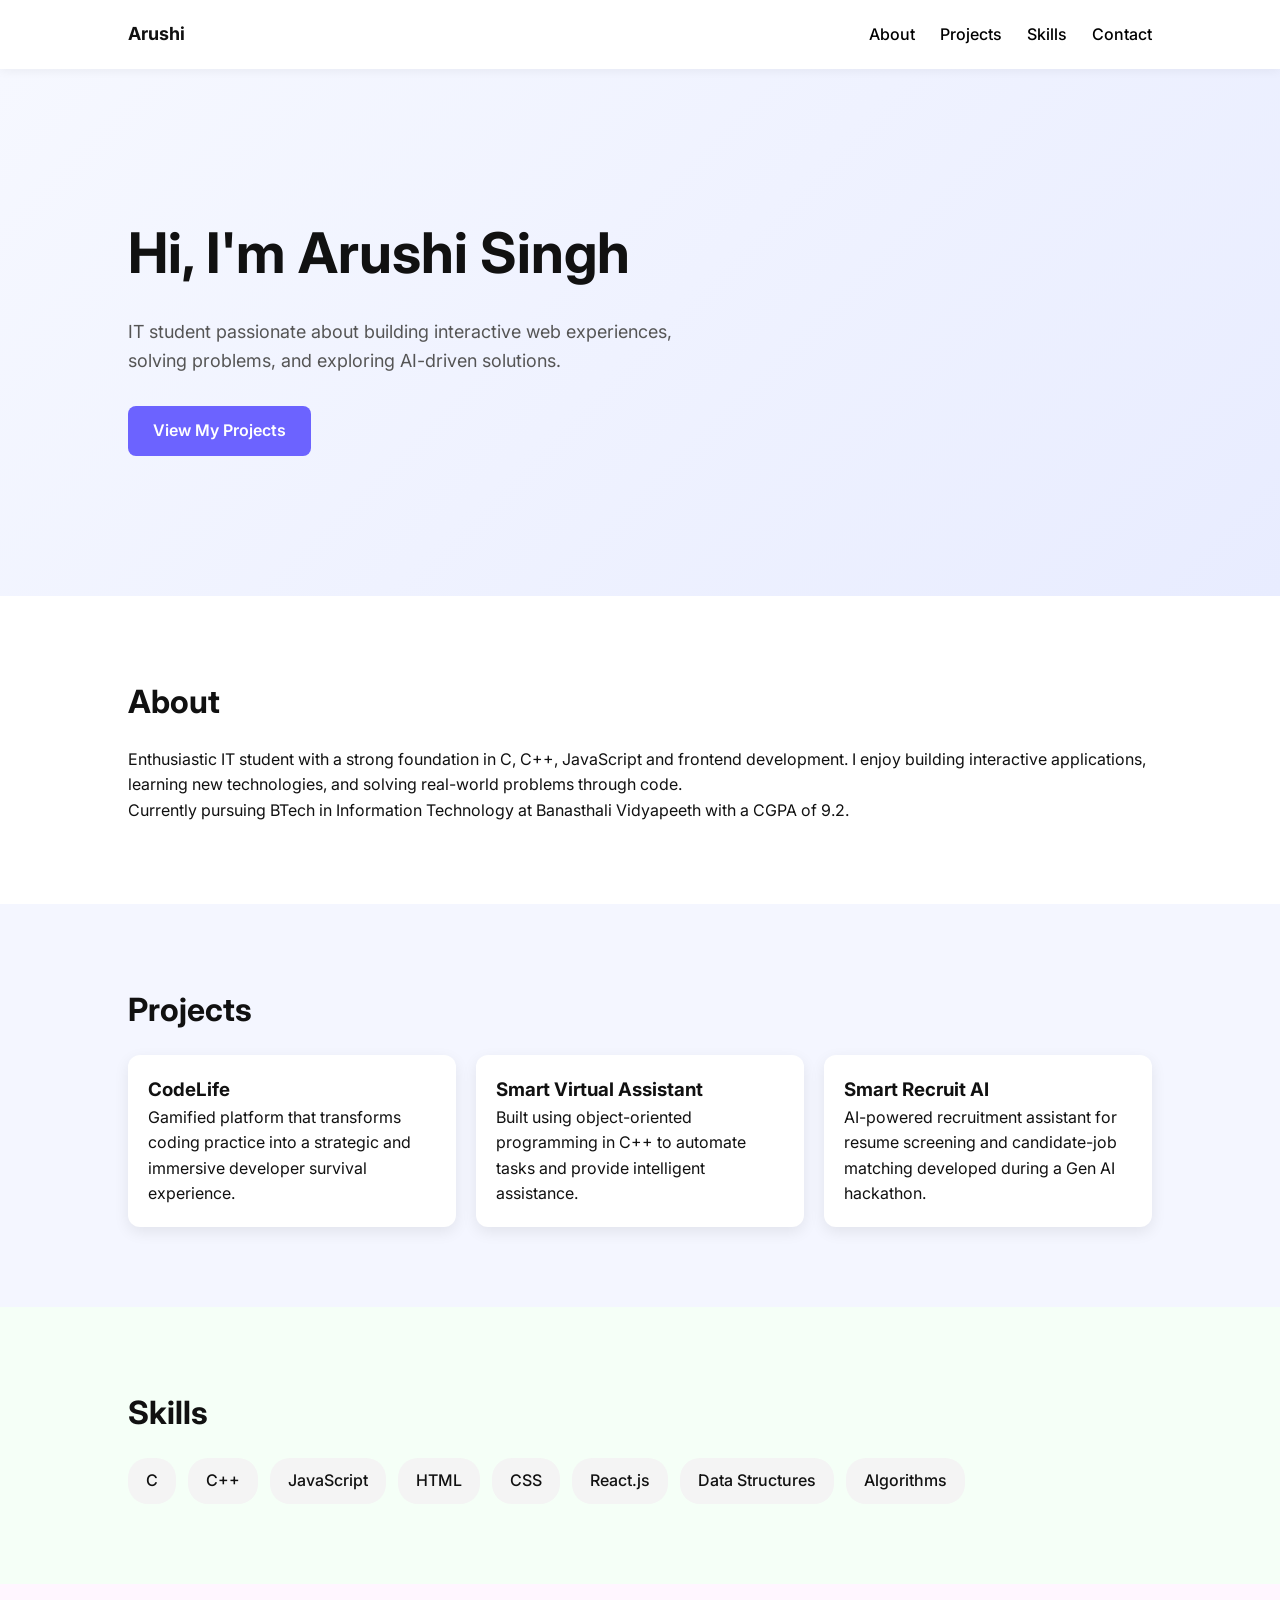
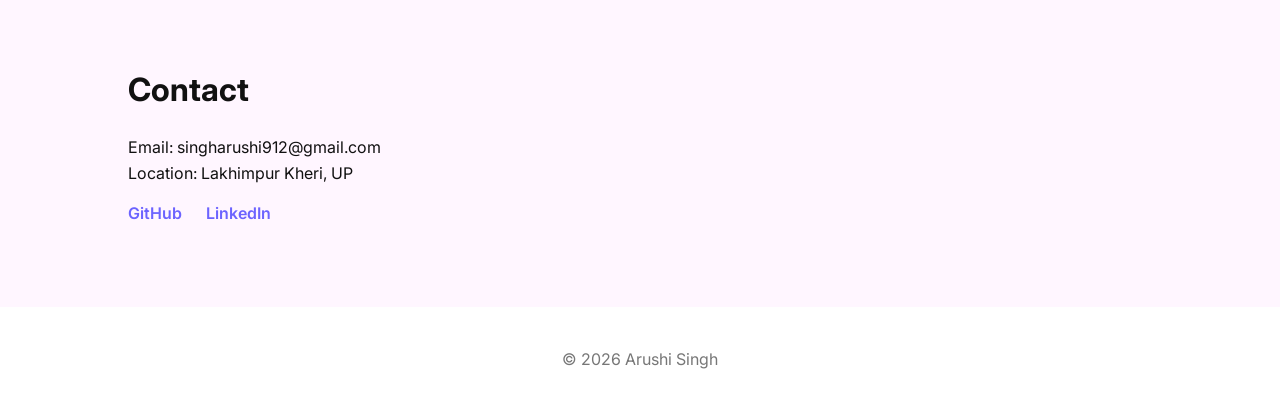
<file: index.html>
<!DOCTYPE html>
<html lang="en">
<head>
<meta charset="UTF-8">
<meta name="viewport" content="width=device-width, initial-scale=1.0">

<title>Arushi Singh | Portfolio</title>

<link rel="stylesheet" href="style.css">

<link href="https://fonts.googleapis.com/css2?family=Inter:wght@300;400;600;700&display=swap" rel="stylesheet">

</head>

<body>

<!-- NAVBAR -->
<nav>
  <div class="logo">Arushi</div>

  <ul>
    <li><a href="#about">About</a></li>
    <li><a href="#projects">Projects</a></li>
    <li><a href="#skills">Skills</a></li>
    <li><a href="#contact">Contact</a></li>
  </ul>
</nav>

<!-- HERO -->
<section class="hero">

  <h1>Hi, I'm Arushi Singh</h1>

  <p>
    IT student passionate about building interactive web experiences,
    solving problems, and exploring AI-driven solutions.
  </p>

  <a href="#projects" class="btn">View My Projects</a>

</section>

<!-- ABOUT -->
<section id="about">

<h2>About</h2>

<p>
Enthusiastic IT student with a strong foundation in C, C++, JavaScript
and frontend development. I enjoy building interactive applications,
learning new technologies, and solving real-world problems through code.
</p>

<p>
Currently pursuing BTech in Information Technology at Banasthali
Vidyapeeth with a CGPA of 9.2.
</p>

</section>

<!-- PROJECTS -->
<section id="projects">

<h2>Projects</h2>

<div class="projects-container">

<div class="project">

<h3>
<a href="https://dev-life-coding-game.vercel.app" target="_blank">
CodeLife
</a>
</h3>

<p>
Gamified platform that transforms coding practice into a strategic
and immersive developer survival experience.
</p>

</div>


<div class="project">

<h3>Smart Virtual Assistant</h3>

<p>
Built using object-oriented programming in C++ to automate tasks
and provide intelligent assistance.
</p>

</div>


<div class="project">

<h3>
<a href="https://smart-recruit-ai.vercel.app/" target="_blank">
Smart Recruit AI
</a>
</h3>

<p>
AI-powered recruitment assistant for resume screening and
candidate-job matching developed during a Gen AI hackathon.
</p>

</div>

</div>

</section>


<!-- SKILLS -->
<section id="skills">

<h2>Skills</h2>

<div class="skills-grid">

<div>C</div>
<div>C++</div>
<div>JavaScript</div>
<div>HTML</div>
<div>CSS</div>
<div>React.js</div>
<div>Data Structures</div>
<div>Algorithms</div>

</div>

</section>


<!-- CONTACT -->
<section id="contact">

<h2>Contact</h2>

<p>Email: singharushi912@gmail.com</p>
<p>Location: Lakhimpur Kheri, UP</p>

<div class="links">

<a href="https://github.com/Arushi2921" target="_blank">GitHub</a>

<a href="https://linkedin.com/in/arushi-singh-308956299" target="_blank">
LinkedIn
</a>

</div>

</section>


<footer>
<p>© 2026 Arushi Singh</p>
</footer>

</body>
</html>
</file>
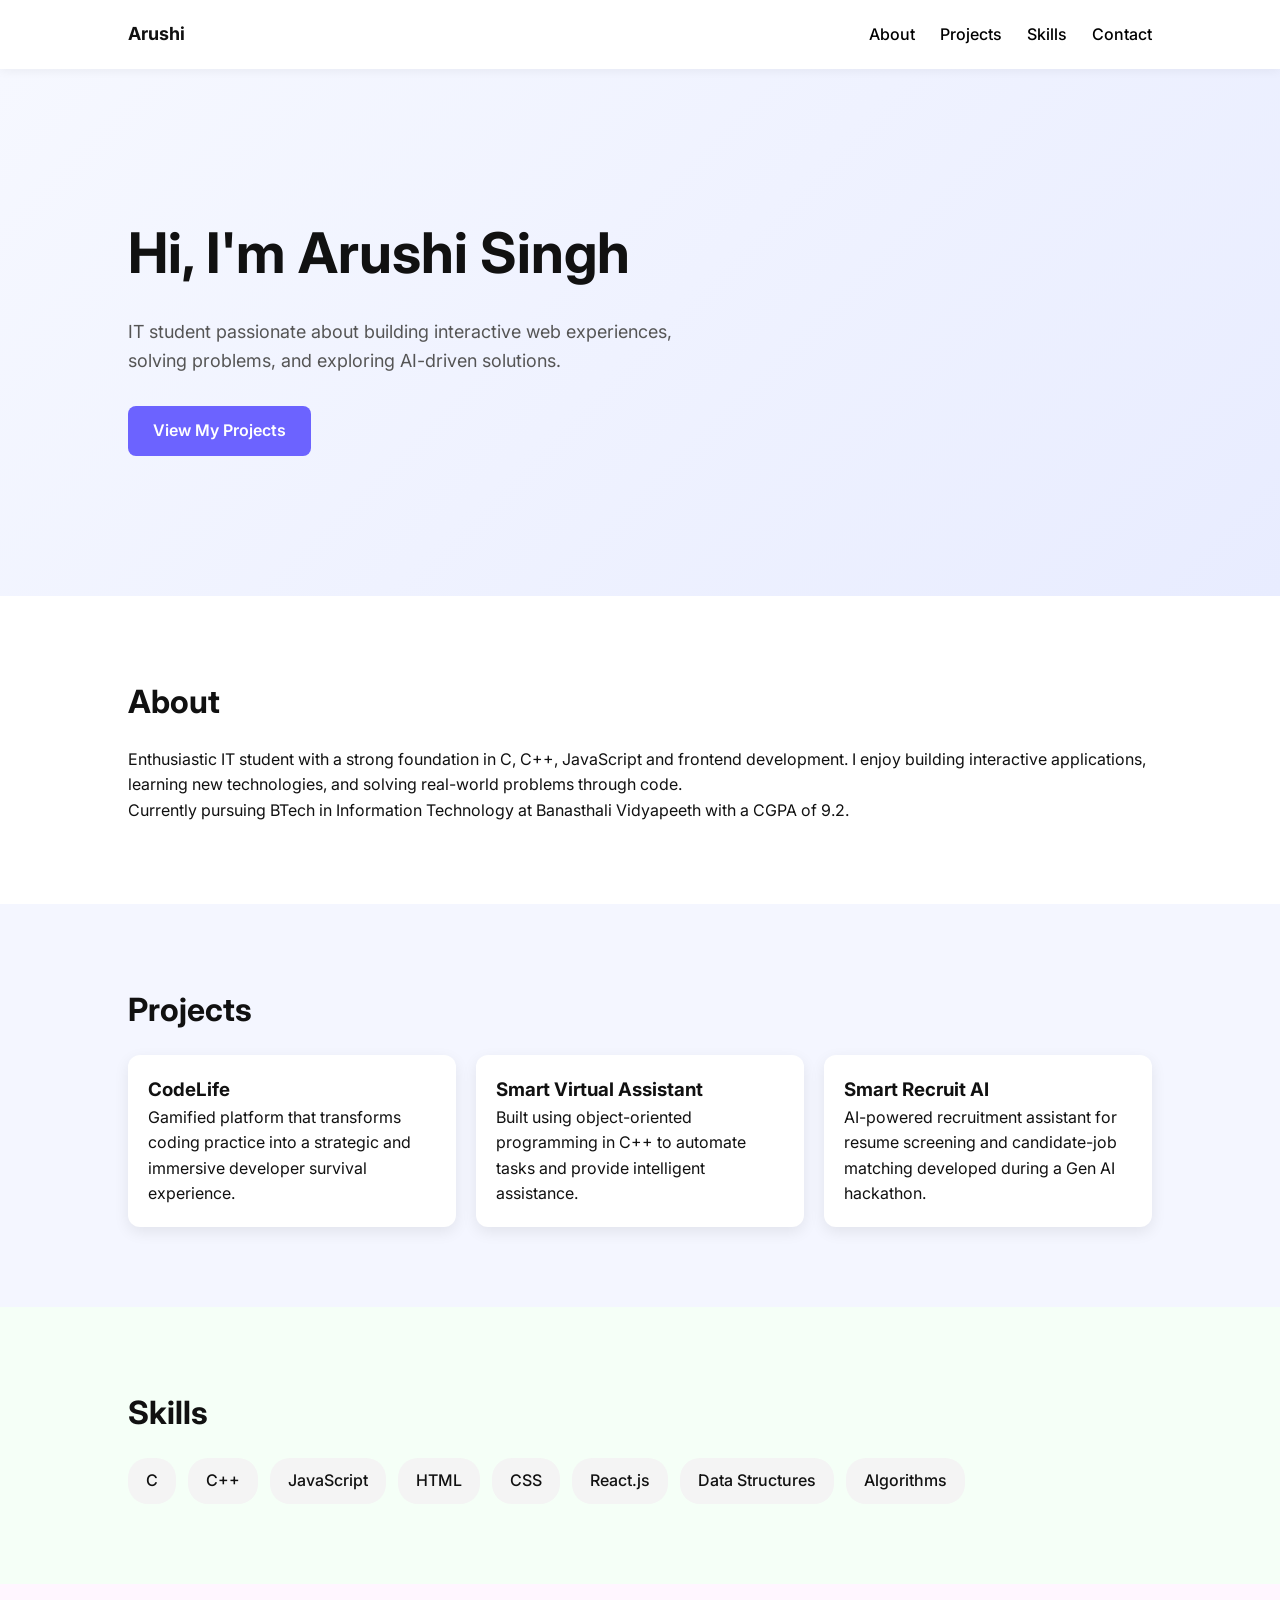
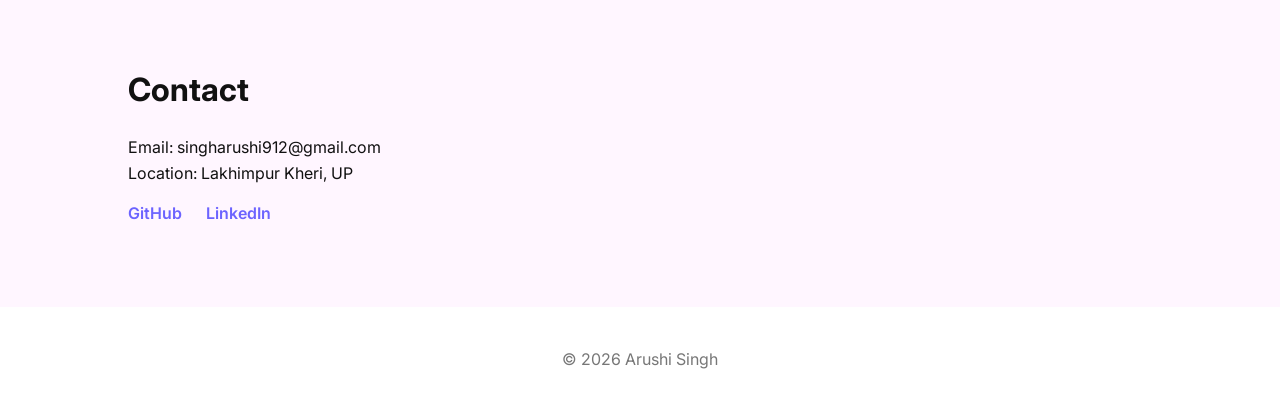
<file: ass.html>
<!DOCTYPE html>
<html lang="en">
<head>
<meta charset="UTF-8">
<meta name="viewport" content="width=device-width, initial-scale=1.0">

<title>Arushi Singh | Portfolio</title>

<link rel="stylesheet" href="style.css">

<link href="https://fonts.googleapis.com/css2?family=Inter:wght@300;400;600;700&display=swap" rel="stylesheet">

</head>

<body>

<!-- NAVBAR -->
<nav>
  <div class="logo">Arushi</div>

  <ul>
    <li><a href="#about">About</a></li>
    <li><a href="#projects">Projects</a></li>
    <li><a href="#skills">Skills</a></li>
    <li><a href="#contact">Contact</a></li>
  </ul>
</nav>

<!-- HERO -->
<section class="hero">

  <h1>Hi, I'm Arushi Singh</h1>

  <p>
    IT student passionate about building interactive web experiences,
    solving problems, and exploring AI-driven solutions.
  </p>

  <a href="#projects" class="btn">View My Projects</a>

</section>

<!-- ABOUT -->
<section id="about">

<h2>About</h2>

<p>
Enthusiastic IT student with a strong foundation in C, C++, JavaScript
and frontend development. I enjoy building interactive applications,
learning new technologies, and solving real-world problems through code.
</p>

<p>
Currently pursuing BTech in Information Technology at Banasthali
Vidyapeeth with a CGPA of 9.2.
</p>

</section>

<!-- PROJECTS -->
<section id="projects">

<h2>Projects</h2>

<div class="projects-container">

<div class="project">

<h3>
<a href="https://dev-life-coding-game.vercel.app" target="_blank">
CodeLife
</a>
</h3>

<p>
Gamified platform that transforms coding practice into a strategic
and immersive developer survival experience.
</p>

</div>


<div class="project">

<h3>Smart Virtual Assistant</h3>

<p>
Built using object-oriented programming in C++ to automate tasks
and provide intelligent assistance.
</p>

</div>


<div class="project">

<h3>
<a href="https://smart-recruit-ai.vercel.app/" target="_blank">
Smart Recruit AI
</a>
</h3>

<p>
AI-powered recruitment assistant for resume screening and
candidate-job matching developed during a Gen AI hackathon.
</p>

</div>

</div>

</section>


<!-- SKILLS -->
<section id="skills">

<h2>Skills</h2>

<div class="skills-grid">

<div>C</div>
<div>C++</div>
<div>JavaScript</div>
<div>HTML</div>
<div>CSS</div>
<div>React.js</div>
<div>Data Structures</div>
<div>Algorithms</div>

</div>

</section>


<!-- CONTACT -->
<section id="contact">

<h2>Contact</h2>

<p>Email: singharushi912@gmail.com</p>
<p>Location: Lakhimpur Kheri, UP</p>

<div class="links">

<a href="https://github.com/Arushi2921" target="_blank">GitHub</a>

<a href="https://linkedin.com/in/arushi-singh-308956299" target="_blank">
LinkedIn
</a>

</div>

</section>


<footer>
<p>© 2026 Arushi Singh</p>
</footer>

</body>
</html>
</file>
<file: style.css>
*{
margin:0;
padding:0;
box-sizing:border-box;
}

html{
scroll-behavior:smooth;
}

body{
font-family:"Inter",sans-serif;
line-height:1.6;
color:#111;
background:#ffffff;
}



nav{
display:flex;
justify-content:space-between;
align-items:center;
padding:20px 10%;
position:sticky;
top:0;
background:rgba(255,255,255,0.9);
backdrop-filter:blur(10px);
box-shadow:0 2px 10px rgba(0,0,0,0.05);
}

.logo{
font-weight:700;
font-size:18px;
}

nav ul{
display:flex;
gap:25px;
list-style:none;
}

nav a{
text-decoration:none;
color:black;
font-weight:500;
}

nav a:hover{
color:#6c63ff;
}



.hero{
padding:140px 10%;
background:linear-gradient(135deg,#f6f8ff,#e8ecff);
}

.hero h1{
font-size:56px;
font-weight:700;
}

.hero p{
margin-top:20px;
max-width:600px;
font-size:18px;
color:#555;
}



.btn{
display:inline-block;
margin-top:30px;
padding:12px 25px;
background:#6c63ff;
color:white;
text-decoration:none;
border-radius:8px;
font-weight:600;
}

.btn:hover{
background:#574fd6;
}



section{
padding:80px 10%;
animation:fadeIn 1s ease;
}

h2{
font-size:32px;
margin-bottom:20px;
}


#projects{
background:#f4f6ff;
}

.projects-container{
display:grid;
grid-template-columns:repeat(auto-fit,minmax(250px,1fr));
gap:20px;
}

.project{
padding:20px;
border-radius:12px;
background:white;
box-shadow:0 5px 15px rgba(0,0,0,0.08);
transition:0.2s;
}

.project:hover{
transform:translateY(-6px);
}

.project a{
text-decoration:none;
color:#111;
}

.project a:hover{
color:#6c63ff;
}


#skills{
background:#f5fff7;
}

.skills-grid{
display:flex;
flex-wrap:wrap;
gap:12px;
}

.skills-grid div{
padding:10px 18px;
background:#f4f4f4;
border-radius:20px;
font-weight:500;
transition:0.2s;
}

.skills-grid div:hover{
background:#8a84ef;
color:white;
}


#contact{
background:#fff6ff;
}

.links{
margin-top:15px;
}

.links a{
margin-right:20px;
text-decoration:none;
font-weight:600;
color:#6c63ff;
}

.links a:hover{
text-decoration:underline;
}



footer{
text-align:center;
padding:40px;
color:#777;
}



@keyframes fadeIn{

from{
opacity:0;
transform:translateY(20px);
}

to{
opacity:1;
transform:translateY(0);
}

}



@media(max-width:768px){

.hero h1{
font-size:36px;
}

nav{
flex-direction:column;
gap:10px;
}


}
</file>
